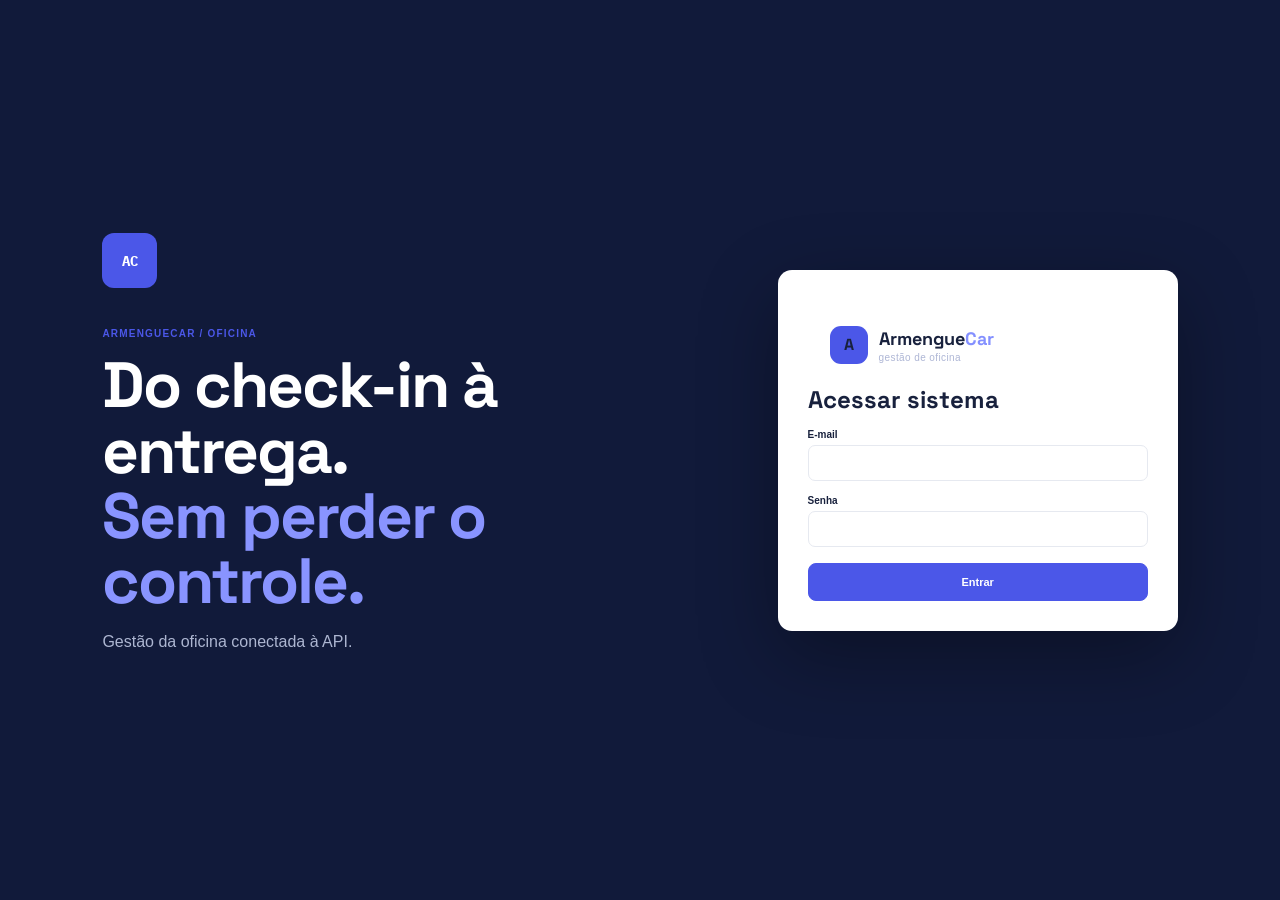
<file: Frontend/index.html>
<!doctype html>
<html lang="pt-BR">
<head>
  <meta charset="utf-8">
  <meta name="viewport" content="width=device-width, initial-scale=1">
  <title>ArmengueCar — Gestão de oficina</title>
  <link rel="preconnect" href="https://fonts.googleapis.com">
  <link rel="stylesheet" href="https://fonts.googleapis.com/css2?family=IBM+Plex+Mono:wght@400;500;600&family=IBM+Plex+Sans:wght@400;500;600;700&family=Space+Grotesk:wght@500;600;700&display=swap">
  <link rel="stylesheet" href="css/base.css">
  <link rel="stylesheet" href="css/layout.css">
  <link rel="stylesheet" href="css/components.css">
  <link rel="stylesheet" href="css/login.css">
  <link rel="stylesheet" href="css/responsive.css">
  <style>
    .integration-note { margin: 12px 0; padding: 12px; border-radius: 8px; background: #eef4ff; }
    .integration-error { color: #a21c24; white-space: pre-wrap; }
    .integration-form { display: grid; gap: 12px; max-width: 650px; }
    .integration-form label { display: grid; gap: 5px; }
    .integration-form input, .integration-form select, .integration-form textarea { width: 100%; padding: 9px; }
    .integration-actions { display: flex; gap: 8px; flex-wrap: wrap; margin: 10px 0; }
    .integration-content { padding: 24px; }
    .integration-head { display: flex; flex-wrap: wrap; justify-content: space-between; gap: 12px; align-items: center; margin-bottom: 22px; }
    .integration-nav { display: flex; gap: 8px; flex-wrap: wrap; margin-bottom: 24px; }
    .nav-item[aria-current="page"] { background: #242e57; color: #fff; box-shadow: inset 3px 0 var(--royal2); }
    .nav-item[hidden] { display: none; }
    .integration-form input:not([type=checkbox]), .integration-form select, .integration-form textarea { border: 1px solid var(--line); border-radius: 8px; background: white; }
    .integration-table { background: white; border: 1px solid var(--line); border-radius: 12px; }
    .sidebar { overflow-y: auto; }
    .integration-grid { display: grid; grid-template-columns: repeat(auto-fit, minmax(190px, 1fr)); gap: 14px; }
    .integration-card { padding: 18px; border: 1px solid #dce3ef; border-radius: 10px; background: white; margin-bottom: 12px; }
    .integration-card h2 { margin-bottom: 8px; }
    .integration-table { overflow-x: auto; }
    .kanban-board { display: grid; grid-template-columns: repeat(8, minmax(200px, 1fr)); gap: 12px; overflow-x: auto; padding-bottom: 14px; align-items: start; }
    .kanban-column { background: #edf1f7; border-radius: 10px; padding: 10px; min-height: 180px; }
    .kanban-column h3 { font-size: 14px; margin: 3px 0 12px; }
    .kanban-card-real { padding: 12px; border: 1px solid #dce3ef; border-radius: 8px; background: white; margin-bottom: 8px; overflow-wrap: anywhere; }
    .kanban-card-real p { margin: 5px 0; }
    .kanban-filter { margin: 10px 0 16px; max-width: 420px; width: 100%; padding: 10px; }
    table { width: 100%; border-collapse: collapse; }
    th, td { text-align: left; padding: 10px; border-bottom: 1px solid #e4e9f0; vertical-align: top; }
    button:disabled { opacity: .55; cursor: wait; }
  </style>
</head>
<body>
<div id="login" class="login-screen">
  <div class="login-copy"><div class="login-mark">AC</div><span class="eyebrow">ARMENGUECAR / OFICINA</span><h1>Do check-in à entrega.<br><em>Sem perder o controle.</em></h1><p>Gestão da oficina conectada à API.</p></div>
  <form id="loginForm" class="login-card">
    <div class="brand"><div class="brand-mark">A</div><div><strong>Armengue<span>Car</span></strong><small>gestão de oficina</small></div></div>
    <h2>Acessar sistema</h2>
    <label>E-mail<input id="email" type="email" autocomplete="username" required></label>
    <label>Senha<input id="password" type="password" autocomplete="current-password" required></label>
    <p id="loginError" class="integration-error" role="alert"></p>
    <button class="btn primary full" type="submit">Entrar</button>
  </form>
</div>
<div id="shell" class="app-shell hidden">
  <aside class="sidebar" id="sidebar">
    <div class="brand"><div class="brand-mark">A</div><div><strong>Armengue<span>Car</span></strong><small>gestão de oficina</small></div></div>
    <div class="role-card"><div class="avatar avatar-blue" id="roleAvatar">AC</div><div><strong id="currentUser"></strong></div></div>
    <nav class="nav" aria-label="Navegação principal">
      <button class="nav-item" data-view="portal" hidden><span>▱</span>Meus veículos</button>
      <button class="nav-item" data-view="dashboard"><span>▦</span>Visão geral</button>
      <button class="nav-item" data-view="kanban"><span>▤</span>Kanban</button>
      <button class="nav-item" data-view="orders"><span>▣</span>Ordens de serviço</button>
      <button class="nav-item" data-view="clients"><span>♙</span>Clientes</button>
      <button class="nav-item" data-view="vehicles"><span>▱</span>Veículos</button>
      <button class="nav-item" data-view="stock"><span>◫</span>Estoque</button>
      <button class="nav-item" data-view="notifications"><span>◌</span>Notificações</button>
      <button class="nav-item" data-view="users"><span>♙</span>Usuários</button>
    </nav>
    <div class="sidebar-bottom"><span class="status-dot">ArmengueCar</span><button class="logout" id="logoutBtn">↪ Sair</button></div>
  </aside>
  <main class="main"><header class="topbar"><button class="mobile-menu" id="mobileMenu" type="button" aria-label="Abrir menu" aria-expanded="false">☰</button><div class="breadcrumbs"><span>ArmengueCar</span><b>/</b><strong id="pageTitle">Visão geral</strong></div></header>
    <div class="content"><p id="error" class="integration-error" role="alert"></p><section id="app"></section></div>
  </main>
</div>
<script src="js/api-app.js?v=20261127b"></script>
</body>
</html>
</file>
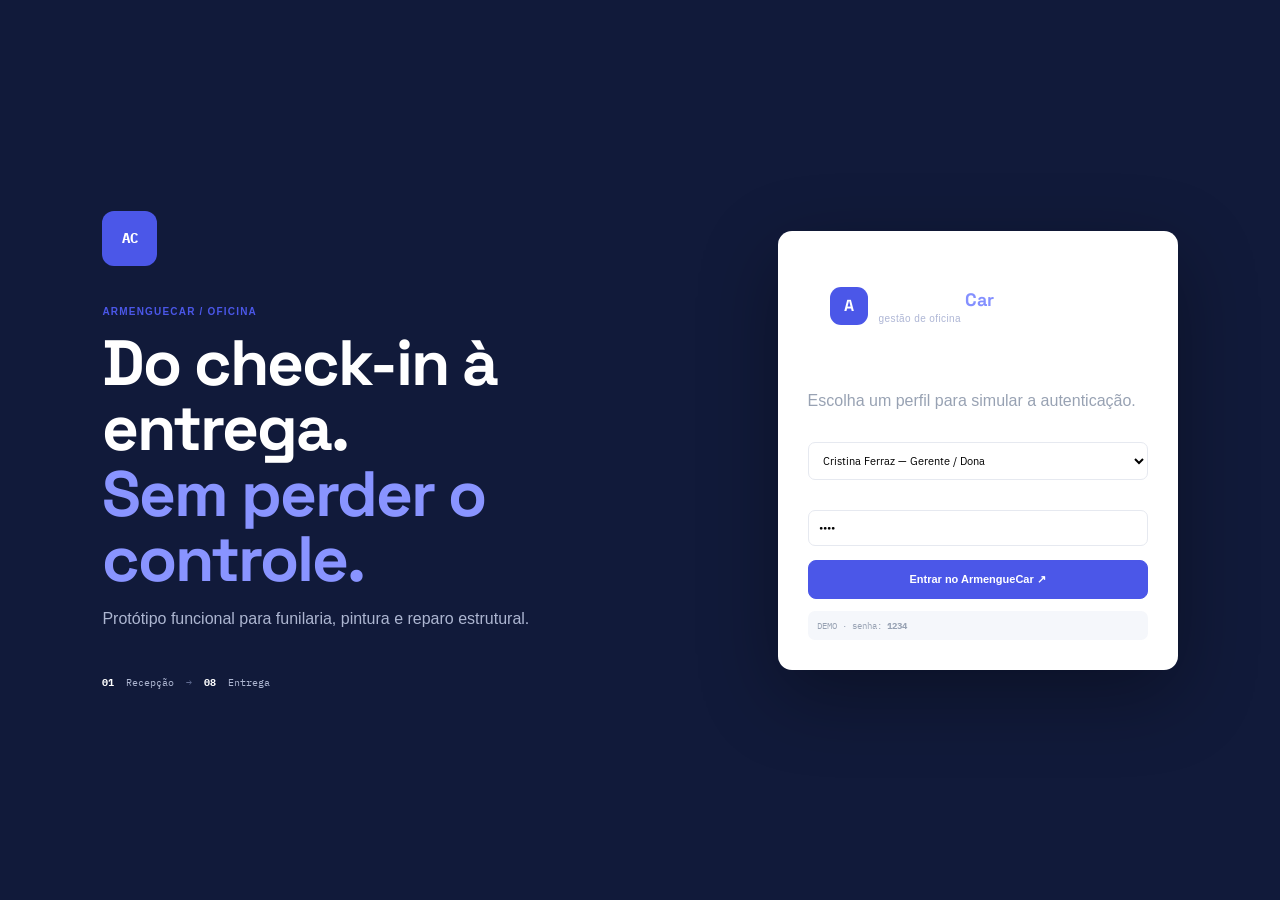
<file: Frontend/armenguecar-v2/index.html>
<!doctype html>
<html lang="pt-BR">
  <head>
    <meta charset="UTF-8" />
    <meta name="viewport" content="width=device-width,initial-scale=1" />
    <title>ArmengueCar — Gestão de Oficina</title>
    <link rel="preconnect" href="https://fonts.googleapis.com" />
    <link
      href="https://fonts.googleapis.com/css2?family=IBM+Plex+Mono:wght@400;500;600&family=IBM+Plex+Sans:wght@400;500;600;700&family=Space+Grotesk:wght@500;600;700&display=swap"
      rel="stylesheet"
    />
    <link rel="stylesheet" href="css/base.css" />
    <link rel="stylesheet" href="css/layout.css" />
    <link rel="stylesheet" href="css/components.css" />
    <link rel="stylesheet" href="css/login.css" />
    <link rel="stylesheet" href="css/responsive.css" />
  </head>
  <body>
    <div id="login" class="login-screen">
      <div class="login-copy">
        <div class="login-mark">AC</div>
        <span class="eyebrow">ARMENGUECAR / OFICINA</span>
        <h1>Do check-in à entrega.<br /><em>Sem perder o controle.</em></h1>
        <p>Protótipo funcional para funilaria, pintura e reparo estrutural.</p>
        <div class="login-flow"><b>01</b> Recepção <i>→</i><b>08</b> Entrega</div>
      </div>
      <form id="loginForm" class="login-card">
        <div class="brand">
          <div class="brand-mark">A</div>
          <div>
            <strong>Armengue<span>Car</span></strong
            ><small>gestão de oficina</small>
          </div>
        </div>
        <h2>Acessar sistema</h2>
        <p class="muted">Escolha um perfil para simular a autenticação.</p>
        <label
          >Perfil<select id="loginRole">
            <option value="gerente">Cristina Ferraz — Gerente / Dona</option>
            <option value="mecanico">Marcos Andrade — Mecânico / Funileiro</option>
            <option value="cliente">Eduardo Ramos — Cliente</option>
            <option value="admin">Paula Menezes — Administradora</option>
          </select></label
        ><label>Senha<input type="password" value="1234" /></label
        ><button class="btn primary full">Entrar no ArmengueCar ↗</button>
        <div class="demo-note">DEMO · senha: <b>1234</b></div>
      </form>
    </div>
    <div class="app-shell hidden" id="shell">
      <aside class="sidebar" id="sidebar">
        <div class="brand">
          <div class="brand-mark">A</div>
          <div>
            <strong>Armengue<span>Car</span></strong
            ><small>gestão de oficina</small>
          </div>
        </div>
        <div class="role-card">
          <div class="avatar avatar-blue" id="roleAvatar">CF</div>
          <div>
            <strong id="currentUserName">Cristina Ferraz</strong><span id="currentUserRole">Gerente / Dona</span>
          </div>
          <button class="icon-btn" id="roleBtn">↕</button>
        </div>
        <nav class="nav" id="nav">
          <button class="nav-item active" data-view="dashboard"><span>▦</span>Visão geral</button
          ><button class="nav-item" data-view="kanban"><span>▤</span>Kanban</button
          ><button class="nav-item" data-view="orders"><span>▣</span>Ordens de serviço</button
          ><button class="nav-item" data-view="clients"><span>♙</span>Clientes e veículos</button
          ><button class="nav-item" data-view="stock">
            <span>◫</span>Estoque <b class="nav-count" id="stockCount">0</b></button
          ><button class="nav-item" data-view="reports"><span>◒</span>Indicadores</button
          ><button class="nav-item" data-view="notifications">
            <span>◌</span>Notificações <b class="nav-count" id="notifCount">0</b></button
          ><button class="nav-item" data-view="portal"><span>▱</span>Portal do cliente</button>
          <div class="nav-sep"></div>
          <button class="nav-item" data-view="users" data-role="admin"><span>♙</span>Usuários</button
          ><button class="nav-item" data-view="audit" data-role="admin"><span>⌁</span>Auditoria</button
          ><button class="nav-item" data-view="settings"><span>⚙</span>Configurações</button>
        </nav>
        <div class="sidebar-bottom">
          <div class="status-dot"><i></i>Sistema operacional</div>
          <button class="logout" id="logoutBtn">↪ Sair</button>
        </div>
      </aside>
      <main class="main">
        <header class="topbar">
          <button class="mobile-menu" id="mobileMenu">☰</button>
          <div class="breadcrumbs"><span>ArmengueCar</span><b>/</b><strong id="pageTitle">Visão geral</strong></div>
          <div class="top-actions"><button class="top-icon" id="searchBtn">⌕</button></div>
        </header>
        <section class="content" id="app"></section>
      </main>
    </div>
    <div class="modal-backdrop hidden" id="modalBackdrop"><div class="modal" id="modal"></div></div>
    <div class="toast hidden" id="toast"></div>
    <script src="js/utils.js"></script>
    <script src="js/data.js"></script>
    <script src="js/state.js"></script>
    <script src="js/views.js"></script>
    <script src="js/order-detail.js"></script>
    <script src="js/modals.js"></script>
    <script src="js/actions.js"></script>
    <script src="js/main.js"></script>
  </body>
</html>
</file>
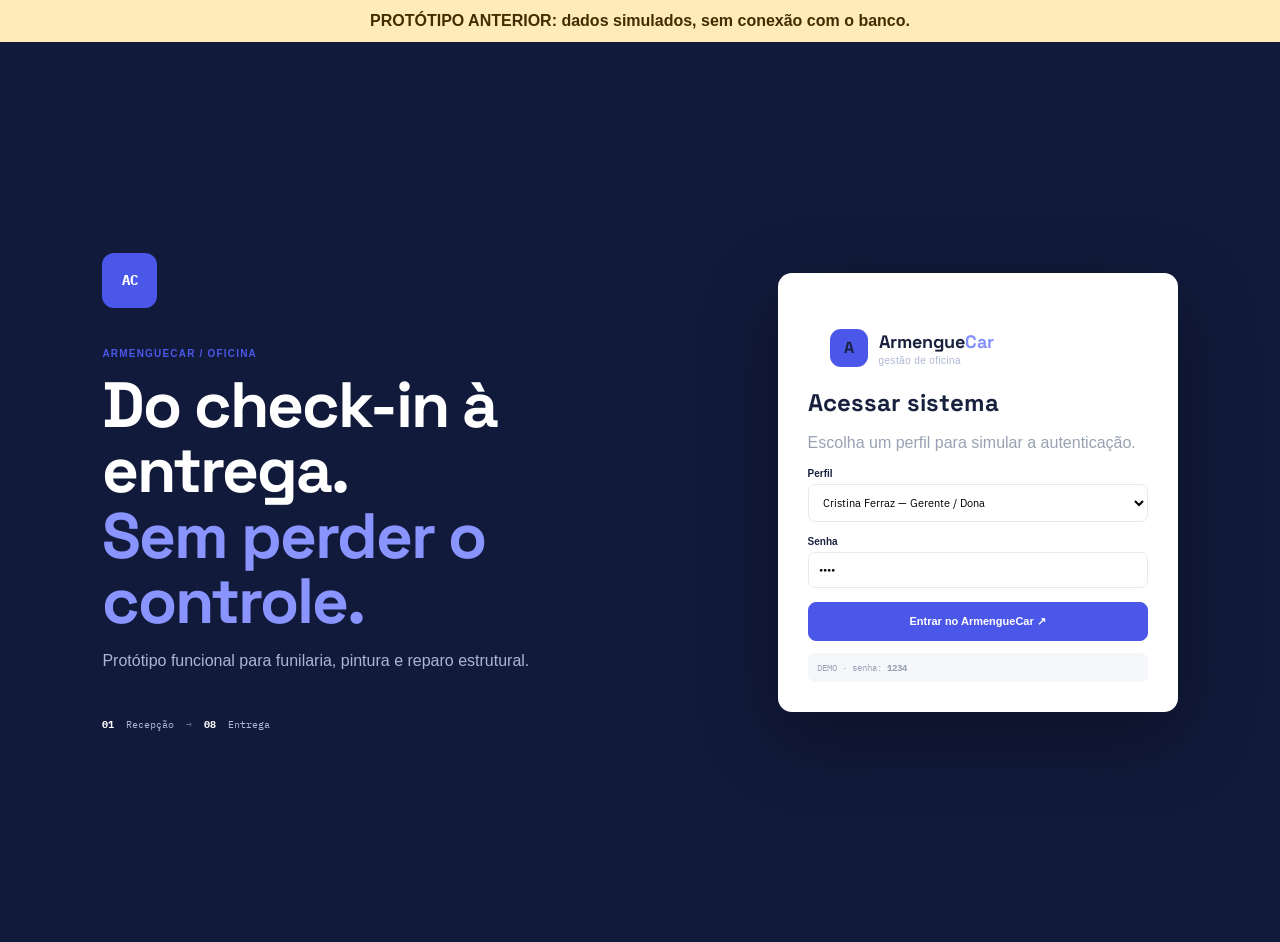
<file: Frontend/prototipo.html>
<!doctype html>
<html lang="pt-BR">
  <head>
    <meta charset="UTF-8" />
    <meta name="viewport" content="width=device-width,initial-scale=1" />
    <title>Protótipo anterior — dados simulados</title>
    <link rel="preconnect" href="https://fonts.googleapis.com" />
    <link
      href="https://fonts.googleapis.com/css2?family=IBM+Plex+Mono:wght@400;500;600&family=IBM+Plex+Sans:wght@400;500;600;700&family=Space+Grotesk:wght@500;600;700&display=swap"
      rel="stylesheet"
    />
    <link rel="stylesheet" href="css/base.css" />
    <link rel="stylesheet" href="css/layout.css" />
    <link rel="stylesheet" href="css/components.css" />
    <link rel="stylesheet" href="css/login.css" />
    <link rel="stylesheet" href="css/responsive.css" />
  </head>
  <body><div style="background:#ffebba;color:#402e00;padding:12px;text-align:center;font-weight:bold">PROTÓTIPO ANTERIOR: dados simulados, sem conexão com o banco.</div>
    <div id="login" class="login-screen">
      <div class="login-copy">
        <div class="login-mark">AC</div>
        <span class="eyebrow">ARMENGUECAR / OFICINA</span>
        <h1>Do check-in à entrega.<br /><em>Sem perder o controle.</em></h1>
        <p>Protótipo funcional para funilaria, pintura e reparo estrutural.</p>
        <div class="login-flow"><b>01</b> Recepção <i>→</i><b>08</b> Entrega</div>
      </div>
      <form id="loginForm" class="login-card">
        <div class="brand">
          <div class="brand-mark">A</div>
          <div>
            <strong>Armengue<span>Car</span></strong
            ><small>gestão de oficina</small>
          </div>
        </div>
        <h2>Acessar sistema</h2>
        <p class="muted">Escolha um perfil para simular a autenticação.</p>
        <label
          >Perfil<select id="loginRole">
            <option value="gerente">Cristina Ferraz — Gerente / Dona</option>
            <option value="mecanico">Marcos Andrade — Mecânico / Funileiro</option>
            <option value="cliente">Eduardo Ramos — Cliente</option>
            <option value="admin">Paula Menezes — Administradora</option>
          </select></label
        ><label>Senha<input type="password" value="1234" /></label
        ><button class="btn primary full">Entrar no ArmengueCar ↗</button>
        <div class="demo-note">DEMO · senha: <b>1234</b></div>
      </form>
    </div>
    <div class="app-shell hidden" id="shell">
      <aside class="sidebar" id="sidebar">
        <div class="brand">
          <div class="brand-mark">A</div>
          <div>
            <strong>Armengue<span>Car</span></strong
            ><small>gestão de oficina</small>
          </div>
        </div>
        <div class="role-card">
          <div class="avatar avatar-blue" id="roleAvatar">CF</div>
          <div>
            <strong id="currentUserName">Cristina Ferraz</strong><span id="currentUserRole">Gerente / Dona</span>
          </div>
          <button class="icon-btn" id="roleBtn">↕</button>
        </div>
        <nav class="nav" id="nav">
          <button class="nav-item active" data-view="dashboard"><span>▦</span>Visão geral</button
          ><button class="nav-item" data-view="kanban"><span>▤</span>Kanban</button
          ><button class="nav-item" data-view="orders"><span>▣</span>Ordens de serviço</button
          ><button class="nav-item" data-view="clients"><span>♙</span>Clientes e veículos</button
          ><button class="nav-item" data-view="stock">
            <span>◫</span>Estoque <b class="nav-count" id="stockCount">0</b></button
          ><button class="nav-item" data-view="reports"><span>◒</span>Indicadores</button
          ><button class="nav-item" data-view="notifications">
            <span>◌</span>Notificações <b class="nav-count" id="notifCount">0</b></button
          ><button class="nav-item" data-view="portal"><span>▱</span>Portal do cliente</button>
          <div class="nav-sep"></div>
          <button class="nav-item" data-view="users" data-role="admin"><span>♙</span>Usuários</button
          ><button class="nav-item" data-view="audit" data-role="admin"><span>⌁</span>Auditoria</button
          ><button class="nav-item" data-view="settings"><span>⚙</span>Configurações</button>
        </nav>
        <div class="sidebar-bottom">
          <div class="status-dot"><i></i>Sistema operacional</div>
          <button class="logout" id="logoutBtn">↪ Sair</button>
        </div>
      </aside>
      <main class="main">
        <header class="topbar">
          <button class="mobile-menu" id="mobileMenu">☰</button>
          <div class="breadcrumbs"><span>ArmengueCar</span><b>/</b><strong id="pageTitle">Visão geral</strong></div>
          <div class="top-actions"><button class="top-icon" id="searchBtn">⌕</button></div>
        </header>
        <section class="content" id="app"></section>
      </main>
    </div>
    <div class="modal-backdrop hidden" id="modalBackdrop"><div class="modal" id="modal"></div></div>
    <div class="toast hidden" id="toast"></div>
    <script src="js/utils.js"></script>
    <script src="js/data.js"></script>
    <script src="js/state.js"></script>
    <script src="js/views.js"></script>
    <script src="js/order-detail.js"></script>
    <script src="js/modals.js"></script>
    <script src="js/actions.js"></script>
    <script src="js/main.js"></script>
  </body>
</html>
</file>
<file: Frontend/css/base.css>
/* ===== Variáveis globais ===== */
:root {
  --navy: #111a3a;
  --royal: #4b57e8;
  --royal2: #6873ff;
  --ice: #f5f7fb;
  --ink: #18213d;
  --slate: #667085;
  --muted: #98a2b3;
  --line: #e6e9f0;
  --green: #168a5b;
  --green-bg: #eaf8f1;
  --amber: #b36a00;
  --amber-bg: #fff5df;
  --red: #c83f55;
  --red-bg: #fff0f2;
  --cyan: #087f9f;
  --cyan-bg: #eaf8fc;
  --shadow: 0 14px 40px rgba(22, 32, 72, .08);
}

/* ===== Reset básico ===== */
* {
  box-sizing: border-box;
}

html, body {
  margin: 0;
  min-height: 100%;
  font-family: "DM Sans", sans-serif;
  color: var(--ink);
  background: var(--ice);
}

button, input, select, textarea {
  font: inherit;
}

button {
  cursor: pointer;
}

/* ===== Utilitários ===== */
.muted {
  color: var(--muted);
}

.hidden {
  display: none !important;
}

.full {
  width: 100%;
}
</file>
<file: Frontend/css/layout.css>
/* ===== Estrutura geral do app ===== */
.app-shell {
  display: flex;
  min-height: 100vh;
}

/* ===== Sidebar ===== */
.sidebar {
  width: 254px;
  background: var(--navy);
  color: #fff;
  display: flex;
  flex-direction: column;
  position: fixed;
  inset: 0 auto 0 0;
  z-index: 20;
}

.brand {
  display: flex;
  align-items: center;
  gap: 11px;
  padding: 26px 22px 20px;
}
.brand-mark {
  width: 38px;
  height: 38px;
  border-radius: 11px;
  background: var(--royal);
  display: grid;
  place-items: center;
  font-family: "Space Grotesk";
  font-weight: 700;
}
.brand strong {
  display: block;
  font-family: "Space Grotesk";
  font-size: 18px;
}
.brand strong span {
  color: #8490ff;
}
.brand small {
  display: block;
  color: #aeb6d5;
  font-size: 10px;
  margin-top: 2px;
  letter-spacing: .04em;
}

.role-card {
  margin: 10px 14px 20px;
  padding: 12px;
  border: 1px solid rgba(255, 255, 255, .11);
  background: rgba(255, 255, 255, .05);
  border-radius: 12px;
  display: flex;
  align-items: center;
  gap: 10px;
}
.role-card > div:nth-child(2) {
  min-width: 0;
  flex: 1;
}
.role-card strong, .role-card span {
  display: block;
  white-space: nowrap;
  overflow: hidden;
  text-overflow: ellipsis;
}
.role-card strong {
  font-size: 12px;
}
.role-card span {
  font-size: 10px;
  color: #aeb6d5;
  margin-top: 2px;
}
.icon-btn {
  background: transparent;
  border: 0;
  color: #b9c2e7;
}

.avatar {
  width: 32px;
  height: 32px;
  border-radius: 50%;
  display: grid;
  place-items: center;
  font-size: 10px;
  font-weight: 700;
  flex: none;
}
.avatar-blue { background: #e4e8ff; color: #4450db; }
.avatar-green { background: #dff6eb; color: #168a5b; }
.avatar-orange { background: #fff0d5; color: #a76100; }
.avatar-purple { background: #eee8ff; color: #6b45c8; }

.nav {
  padding: 0 12px;
}
.nav-item {
  width: 100%;
  border: 0;
  background: transparent;
  color: #b7c0de;
  padding: 11px 12px;
  border-radius: 9px;
  text-align: left;
  display: flex;
  align-items: center;
  gap: 11px;
  font-size: 12px;
  margin-bottom: 3px;
}
.nav-item span {
  width: 18px;
  text-align: center;
  font-size: 16px;
}
.nav-item:hover, .nav-item.active {
  background: #242e57;
  color: #fff;
}
.nav-item.active {
  box-shadow: inset 3px 0 var(--royal2);
}
.nav-count {
  margin-left: auto;
  background: #f3b64a;
  color: #30210a;
  border-radius: 10px;
  padding: 2px 6px;
  font-size: 9px;
}
.nav-sep {
  height: 1px;
  background: rgba(255, 255, 255, .1);
  margin: 13px 8px;
}

.sidebar-bottom {
  margin-top: auto;
  padding: 16px;
  border-top: 1px solid rgba(255, 255, 255, .09);
  display: flex;
  justify-content: space-between;
  align-items: center;
}
.status-dot {
  font-size: 9px;
  color: #aeb6d5;
}
.status-dot i {
  display: inline-block;
  width: 6px;
  height: 6px;
  background: #2ed18c;
  border-radius: 50%;
  margin-right: 5px;
}
.logout {
  border: 0;
  background: transparent;
  color: #aeb6d5;
  font-size: 10px;
}

/* ===== Área principal ===== */
.main {
  margin-left: 254px;
  min-width: 0;
  flex: 1;
}
.topbar {
  height: 68px;
  background: #fff;
  border-bottom: 1px solid var(--line);
  display: flex;
  align-items: center;
  justify-content: space-between;
  padding: 0 34px;
  position: sticky;
  top: 0;
  z-index: 10;
}
.breadcrumbs {
  display: flex;
  gap: 9px;
  align-items: center;
  font-size: 12px;
}
.breadcrumbs span { color: var(--muted); }
.breadcrumbs b { color: #c5cad5; }
.top-actions {
  display: flex;
  align-items: center;
  gap: 12px;
}
.top-icon {
  width: 32px;
  height: 32px;
  border: 1px solid var(--line);
  border-radius: 8px;
  background: #fff;
  color: var(--slate);
  position: relative;
}
.mobile-menu {
  display: none;
  border: 0;
  background: transparent;
  font-size: 22px;
}

.content {
  padding: 30px 34px 50px;
  max-width: 1500px;
  margin: auto;
}

.page-head {
  display: flex;
  justify-content: space-between;
  align-items: flex-start;
  gap: 20px;
  margin-bottom: 26px;
}
.eyebrow {
  font-size: 10px;
  text-transform: uppercase;
  letter-spacing: .12em;
  color: var(--royal);
  font-weight: 700;
}
.page-head h1 {
  font: 700 27px "Space Grotesk";
  margin: 6px 0;
}
.page-head p {
  margin: 0;
  color: var(--slate);
  font-size: 12px;
}
.actions {
  display: flex;
  gap: 8px;
  flex-wrap: wrap;
}

.grid-2 {
  display: grid;
  grid-template-columns: 1.45fr .85fr;
  gap: 16px;
}
</file>
<file: Frontend/css/components.css>
/* ===== Botões ===== */
.btn {
  border: 1px solid var(--line);
  background: #fff;
  border-radius: 8px;
  padding: 9px 13px;
  font-size: 11px;
  font-weight: 700;
  color: var(--ink);
}
.btn:hover { border-color: #c8cce0; }
.btn.primary { background: var(--royal); border-color: var(--royal); color: #fff; }
.btn.success { background: var(--green); border-color: var(--green); color: #fff; }
.btn.danger { background: var(--red-bg); border-color: #ffd1d8; color: var(--red); }
.btn.sm { padding: 7px 9px; font-size: 10px; }

/* ===== Cards e KPIs ===== */
.kpis {
  display: grid;
  grid-template-columns: repeat(4, 1fr);
  gap: 14px;
  margin-bottom: 18px;
}
.card {
  background: #fff;
  border: 1px solid var(--line);
  border-radius: 12px;
  box-shadow: 0 3px 12px rgba(20, 30, 70, .025);
}
.kpi { padding: 18px; }
.kpi-top {
  display: flex;
  justify-content: space-between;
  color: var(--slate);
  font-size: 10px;
}
.kpi strong {
  display: block;
  font: 700 24px "Space Grotesk";
  margin: 12px 0 3px;
}
.trend { font-size: 9px; color: var(--green); }
.kpi-click { cursor: pointer; transition: .15s; }
.kpi-click:hover { box-shadow: var(--shadow); transform: translateY(-1px); }

.card-head {
  padding: 16px 18px;
  border-bottom: 1px solid var(--line);
  display: flex;
  justify-content: space-between;
  align-items: center;
}
.card-head h2 { font: 600 14px "Space Grotesk"; margin: 0; }
.card-head small { font-size: 9px; color: var(--slate); }
.card-body { padding: 18px; }

/* ===== Fluxo operacional (dashboard) ===== */
.status-strip {
  display: grid;
  grid-template-columns: repeat(8, minmax(120px, 1fr));
  gap: 8px;
  overflow: auto;
}
.status-chip {
  padding: 10px;
  border: 1px solid var(--line);
  border-radius: 9px;
  background: #fff;
  min-width: 125px;
}
.status-chip b { font: 700 18px "Space Grotesk"; display: block; }
.status-chip span { font-size: 9px; color: var(--slate); display: block; margin-top: 2px; }
.status-chip .bar { height: 3px; background: #e8ebf2; margin-top: 9px; border-radius: 5px; overflow: hidden; }
.status-chip .bar i { display: block; height: 100%; background: var(--royal); width: 60%; }

.list { display: flex; flex-direction: column; }
.list-row {
  display: grid;
  grid-template-columns: 1fr auto;
  gap: 10px;
  padding: 12px 0;
  border-bottom: 1px solid var(--line);
  align-items: center;
}
.list-row:last-child { border-bottom: 0; }
.list-main { display: flex; gap: 10px; align-items: center; }
.car-thumb {
  width: 42px;
  height: 34px;
  border-radius: 8px;
  background: #eef0f5;
  display: grid;
  place-items: center;
  font-size: 17px;
}
.list-row strong { font-size: 11px; }
.list-row span { font-size: 9px; color: var(--slate); display: block; margin-top: 2px; }

/* ===== Badges ===== */
.badge {
  display: inline-flex;
  align-items: center;
  border-radius: 20px;
  padding: 4px 8px;
  font-size: 8px;
  font-weight: 700;
}
.badge.blue { background: #eceeff; color: #4854df; }
.badge.green { background: var(--green-bg); color: var(--green); }
.badge.amber { background: var(--amber-bg); color: var(--amber); }
.badge.red { background: var(--red-bg); color: var(--red); }
.badge.gray { background: #f0f2f5; color: #687385; }
.badge.cyan { background: var(--cyan-bg); color: var(--cyan); }

/* ===== Tabelas ===== */
.table-wrap { overflow: auto; }
.data-table { width: 100%; border-collapse: collapse; }
.data-table th, .data-table td {
  text-align: left;
  padding: 12px 14px;
  border-bottom: 1px solid var(--line);
  font-size: 10px;
  white-space: nowrap;
}
.data-table th {
  font-size: 9px;
  text-transform: uppercase;
  letter-spacing: .07em;
  color: var(--muted);
  font-weight: 700;
  background: #fbfcfe;
}
.data-table tr:hover td { background: #fafbff; }

/* ===== Kanban ===== */
.kanban {
  display: grid;
  grid-template-columns: repeat(8, minmax(210px, 1fr));
  gap: 10px;
  overflow: auto;
  padding-bottom: 10px;
}
.kanban-col {
  background: #eef1f6;
  border-radius: 10px;
  padding: 9px;
  min-height: 500px;
}
.kanban-title {
  display: flex;
  justify-content: space-between;
  align-items: center;
  padding: 5px 4px 10px;
}
.kanban-title strong { font-size: 10px; }
.kanban-title span { font-size: 9px; color: var(--slate); }
.kanban-card {
  background: #fff;
  border: 1px solid var(--line);
  border-radius: 9px;
  padding: 11px;
  margin-bottom: 8px;
  box-shadow: 0 2px 5px rgba(30, 40, 80, .03);
}
.kanban-card:hover { box-shadow: var(--shadow); transform: translateY(-1px); }
.kanban-card .tag { font-size: 8px; color: var(--royal); font-weight: 700; }
.kanban-card h4 { font-size: 11px; margin: 7px 0 3px; }
.kanban-card p { font-size: 9px; color: var(--slate); margin: 0 0 10px; }
.kanban-foot { display: flex; justify-content: space-between; align-items: center; }
.mini-avatar {
  width: 22px;
  height: 22px;
  border-radius: 50%;
  display: grid;
  place-items: center;
  font-size: 7px;
  font-weight: 700;
  background: #e9ecff;
  color: #4b57e8;
}

/* ===== Filtros e campos ===== */
.filters { display: flex; gap: 8px; flex-wrap: wrap; margin-bottom: 16px; }
.field {
  height: 34px;
  border: 1px solid var(--line);
  background: #fff;
  border-radius: 8px;
  padding: 0 10px;
  font-size: 10px;
  color: var(--slate);
  outline: none;
}

/* ===== Estoque / progresso ===== */
.stock-low { color: var(--red); font-weight: 700; }
.stock-ok { color: var(--green); font-weight: 700; }
.progress {
  height: 6px;
  background: #edf0f5;
  border-radius: 9px;
  overflow: hidden;
  min-width: 80px;
}
.progress i { height: 100%; display: block; background: var(--royal); }

/* ===== Indicadores (relatórios) ===== */
.mini-bars { display: flex; align-items: end; gap: 10px; height: 180px; }
.mini-bars > div { flex: 1; text-align: center; font: 8px 'IBM Plex Mono'; color: var(--muted); }
.mini-bars i {
  display: block;
  background: var(--royal);
  width: 70%;
  margin: 0 auto 5px;
  border-radius: 4px 4px 0 0;
}

/* ===== Notificações ===== */
.notification {
  padding: 13px 0;
  border-bottom: 1px solid var(--line);
  display: flex;
  gap: 11px;
}
.notification:last-child { border-bottom: 0; }
.n-dot { width: 8px; height: 8px; border-radius: 50%; margin-top: 4px; background: var(--royal); }
.notification h4 { font-size: 10px; margin: 0 0 4px; }
.notification p { font-size: 9px; color: var(--slate); margin: 0; }
.notification time { font-size: 8px; color: var(--muted); }
.notification-click { cursor: pointer; border-radius: 9px; transition: .15s; }
.notification-click:hover { background: #fafbff; }

/* ===== Estado vazio ===== */
.empty { padding: 50px 20px; text-align: center; color: var(--slate); }
.empty strong { display: block; color: var(--ink); margin-bottom: 5px; }

/* ===== Modais ===== */
.modal-backdrop {
  position: fixed;
  inset: 0;
  background: rgba(10, 17, 39, .48);
  z-index: 50;
  display: grid;
  place-items: center;
  padding: 20px;
}
.modal {
  background: #fff;
  border-radius: 14px;
  width: min(700px, 100%);
  max-height: 90vh;
  overflow: auto;
  box-shadow: 0 30px 80px rgba(0, 0, 0, .25);
}
.modal-head {
  padding: 18px 20px;
  border-bottom: 1px solid var(--line);
  display: flex;
  justify-content: space-between;
}
.modal-head h2 { font: 600 17px "Space Grotesk"; margin: 0; }
.modal-close { border: 0; background: #f1f3f7; width: 28px; height: 28px; border-radius: 7px; }
.modal-body { padding: 20px; }
.form-grid { display: grid; grid-template-columns: 1fr 1fr; gap: 12px; }
.form-field label { display: block; font-size: 9px; color: var(--slate); margin-bottom: 5px; }
.form-field input, .form-field select, .form-field textarea {
  width: 100%;
  border: 1px solid var(--line);
  border-radius: 8px;
  padding: 9px;
  font-size: 10px;
  outline: none;
}
.form-field textarea { min-height: 90px; resize: vertical; }
.form-field small { display: block; margin-top: 5px; font-size: 9px; }
.form-full { grid-column: 1 / -1; }
.modal-actions { display: flex; justify-content: flex-end; gap: 8px; margin-top: 18px; }
.toast {
  position: fixed;
  right: 24px;
  bottom: 24px;
  background: var(--navy);
  color: #fff;
  padding: 12px 16px;
  border-radius: 9px;
  font-size: 10px;
  z-index: 70;
  box-shadow: var(--shadow);
}

/* ===== Detalhe da OS ===== */
.detail-grid { display: grid; grid-template-columns: 1.3fr .7fr; gap: 16px; }
.detail-actions { display: flex; gap: 8px; flex-wrap: wrap; margin-top: 12px; }
.timeline { position: relative; }
.timeline-item { display: flex; gap: 12px; padding: 0 0 18px; }
.timeline-dot {
  width: 12px;
  height: 12px;
  border-radius: 50%;
  background: var(--royal);
  border: 3px solid #e7e9ff;
  flex: none;
  margin-top: 3px;
}
.timeline-item strong { font-size: 10px; }
.timeline-item p { font-size: 9px; color: var(--slate); margin: 3px 0 0; }

.check { display: flex; align-items: center; gap: 8px; padding: 10px 0; border-bottom: 1px solid var(--line); font-size: 10px; }
.check input { accent-color: var(--royal); }
.checklist { display: grid; gap: 8px; }
.check-row {
  display: flex;
  gap: 8px;
  align-items: center;
  border: 1px solid var(--line);
  border-radius: 7px;
  padding: 10px;
  font-size: 10px;
}
.check-row input { accent-color: var(--royal); }

.evidence-grid { display: grid; grid-template-columns: repeat(3, 1fr); gap: 8px; }
.evidence-photo {
  height: 110px;
  border-radius: 8px;
  border: 1px solid var(--line);
  background: linear-gradient(135deg, #dfe4ef, #f9fafc);
  display: grid;
  place-items: center;
  font: 9px 'IBM Plex Mono';
  color: #79839a;
}
.evidence-add {
  cursor: pointer;
  border: 1px dashed #c8cce0;
  color: var(--slate);
  font: 9px 'IBM Plex Mono';
  text-align: center;
  transition: .15s;
}
.evidence-add:hover { border-color: var(--royal); color: var(--royal); background: #fafbff; }

.rule-box {
  background: #fafbfe;
  border: 1px dashed #cbd1df;
  padding: 11px;
  border-radius: 8px;
  font-size: 10px;
  margin: 7px 0;
}
.rule-box b { display: block; font-size: 9px; margin-bottom: 3px; }

/* ===== Portal do cliente ===== */
.portal-track { display: grid; grid-template-columns: repeat(8, 1fr); gap: 3px; }
.portal-step { text-align: center; font-size: 8px; color: #8b93a5; }
.portal-step i { height: 5px; background: #e3e7ef; display: block; margin-bottom: 6px; border-radius: 3px; }
.portal-step.done i, .portal-step.current i { background: var(--royal); }

/* ===== Usuários / permissões ===== */
.permission-grid { display: grid; grid-template-columns: 1fr 1fr; gap: 8px; }
.perm-head { display: flex; align-items: center; gap: 12px; margin-bottom: 6px; }
.perm-head strong { display: block; font-size: 12px; }
.perm-head span { font-size: 10px; }
.row-actions { display: flex; gap: 6px; flex-wrap: wrap; }
</file>
<file: Frontend/css/login.css>
.login-screen {
  min-height: 100vh;
  background: var(--navy);
  display: grid;
  grid-template-columns: 1.2fr .8fr;
  gap: 7%;
  align-items: center;
  padding: 5% 8%;
  color: #fff;
}
.login-copy h1 {
  font: 700 clamp(38px, 5vw, 65px) 'Space Grotesk';
  line-height: 1.02;
  letter-spacing: -2px;
  margin: 12px 0 18px;
}
.login-copy h1 em { color: #8994ff; font-style: normal; }
.login-copy p { color: #adb6d1; max-width: 480px; }
.login-mark {
  width: 55px;
  height: 55px;
  display: grid;
  place-items: center;
  background: var(--royal);
  border-radius: 12px;
  font: 700 14px 'IBM Plex Mono';
  margin-bottom: 35px;
}
.login-flow {
  margin-top: 48px;
  font: 10px 'IBM Plex Mono';
  color: #adb6d1;
  display: flex;
  gap: 12px;
}
.login-flow b { color: #fff; }
.login-flow i { color: #606b91; }

.login-card {
  background: #fff;
  color: var(--ink);
  padding: 30px;
  border-radius: 14px;
  max-width: 450px;
  width: 100%;
  box-shadow: 0 25px 80px #0005;
}
.login-card h2 { font: 700 24px 'Space Grotesk'; margin: 0 0 5px; }
.login-card label { display: grid; gap: 5px; margin: 14px 0; font-size: 10px; font-weight: 600; }
.login-card input, .login-card select {
  border: 1px solid var(--line);
  border-radius: 7px;
  padding: 10px;
  font: 11px 'IBM Plex Sans';
  background: #fff;
}
.login-card .full { width: 100%; padding: 12px; }

.demo-note {
  margin-top: 12px;
  background: var(--ice);
  padding: 9px;
  border-radius: 7px;
  font: 9px 'IBM Plex Mono';
  color: var(--muted);
}
</file>
<file: Frontend/css/responsive.css>
@media (max-width: 1100px) {
  .sidebar { width: 220px; }
  .main { margin-left: 220px; }
  .kpis { grid-template-columns: repeat(2, 1fr); }
  .status-strip { grid-template-columns: repeat(4, 1fr); }
  .grid-2, .detail-grid { grid-template-columns: 1fr; }
}

@media (max-width: 760px) {
  .sidebar { transform: translateX(-100%); transition: .2s; width: 260px; }
  .sidebar.open { transform: none; }
  .main { margin-left: 0; }
  .topbar { padding: 0 16px; }
  .mobile-menu { display: block; }
  .content { padding: 22px 16px 40px; }
  .kpis { grid-template-columns: 1fr 1fr; }
  .page-head { display: block; }
  .actions { margin-top: 14px; }
  .status-strip { grid-template-columns: repeat(2, 1fr); }
  .form-grid { grid-template-columns: 1fr; }
  .form-full { grid-column: auto; }
}

@media (max-width: 480px) {
  .kpis { grid-template-columns: 1fr; }
  .content { padding: 18px 12px; }
  .page-head h1 { font-size: 23px; }
  .permission-grid { grid-template-columns: 1fr; }
}

@media (max-width: 850px) {
  .login-screen { grid-template-columns: 1fr; padding: 25px; }
  .login-copy { display: none; }
  .sidebar { z-index: 40; }
  .content { padding: 18px 14px; }
  .evidence-grid { grid-template-columns: 1fr 1fr; }
  .portal-track { overflow: auto; grid-template-columns: repeat(8, 95px); }
}
</file>
<file: Frontend/armenguecar-v2/css/base.css>
/* ===== Variáveis globais ===== */
:root {
  --navy: #111a3a;
  --royal: #4b57e8;
  --royal2: #6873ff;
  --ice: #f5f7fb;
  --ink: #18213d;
  --slate: #667085;
  --muted: #98a2b3;
  --line: #e6e9f0;
  --green: #168a5b;
  --green-bg: #eaf8f1;
  --amber: #b36a00;
  --amber-bg: #fff5df;
  --red: #c83f55;
  --red-bg: #fff0f2;
  --cyan: #087f9f;
  --cyan-bg: #eaf8fc;
  --shadow: 0 14px 40px rgba(22, 32, 72, .08);
}

/* ===== Reset básico ===== */
* {
  box-sizing: border-box;
}

html, body {
  margin: 0;
  min-height: 100%;
  font-family: "DM Sans", sans-serif;
  color: var(--ink);
  background: var(--ice);
}

button, input, select, textarea {
  font: inherit;
}

button {
  cursor: pointer;
}

/* ===== Utilitários ===== */
.muted {
  color: var(--muted);
}

.hidden {
  display: none !important;
}

.full {
  width: 100%;
}
</file>
<file: Frontend/armenguecar-v2/css/layout.css>
/* ===== Estrutura geral do app ===== */
.app-shell {
  display: flex;
  min-height: 100vh;
}

/* ===== Sidebar ===== */
.sidebar {
  width: 254px;
  background: var(--navy);
  color: #fff;
  display: flex;
  flex-direction: column;
  position: fixed;
  inset: 0 auto 0 0;
  z-index: 20;
}

.brand {
  display: flex;
  align-items: center;
  gap: 11px;
  padding: 26px 22px 20px;
}
.brand-mark {
  width: 38px;
  height: 38px;
  border-radius: 11px;
  background: var(--royal);
  display: grid;
  place-items: center;
  font-family: "Space Grotesk";
  font-weight: 700;
}
.brand strong {
  display: block;
  font-family: "Space Grotesk";
  font-size: 18px;
}
.brand strong span {
  color: #8490ff;
}
.brand small {
  display: block;
  color: #aeb6d5;
  font-size: 10px;
  margin-top: 2px;
  letter-spacing: .04em;
}

.role-card {
  margin: 10px 14px 20px;
  padding: 12px;
  border: 1px solid rgba(255, 255, 255, .11);
  background: rgba(255, 255, 255, .05);
  border-radius: 12px;
  display: flex;
  align-items: center;
  gap: 10px;
}
.role-card > div:nth-child(2) {
  min-width: 0;
  flex: 1;
}
.role-card strong, .role-card span {
  display: block;
  white-space: nowrap;
  overflow: hidden;
  text-overflow: ellipsis;
}
.role-card strong {
  font-size: 12px;
}
.role-card span {
  font-size: 10px;
  color: #aeb6d5;
  margin-top: 2px;
}
.icon-btn {
  background: transparent;
  border: 0;
  color: #b9c2e7;
}

.avatar {
  width: 32px;
  height: 32px;
  border-radius: 50%;
  display: grid;
  place-items: center;
  font-size: 10px;
  font-weight: 700;
  flex: none;
}
.avatar-blue { background: #e4e8ff; color: #4450db; }
.avatar-green { background: #dff6eb; color: #168a5b; }
.avatar-orange { background: #fff0d5; color: #a76100; }
.avatar-purple { background: #eee8ff; color: #6b45c8; }

.nav {
  padding: 0 12px;
}
.nav-item {
  width: 100%;
  border: 0;
  background: transparent;
  color: #b7c0de;
  padding: 11px 12px;
  border-radius: 9px;
  text-align: left;
  display: flex;
  align-items: center;
  gap: 11px;
  font-size: 12px;
  margin-bottom: 3px;
}
.nav-item span {
  width: 18px;
  text-align: center;
  font-size: 16px;
}
.nav-item:hover, .nav-item.active {
  background: #242e57;
  color: #fff;
}
.nav-item.active {
  box-shadow: inset 3px 0 var(--royal2);
}
.nav-count {
  margin-left: auto;
  background: #f3b64a;
  color: #30210a;
  border-radius: 10px;
  padding: 2px 6px;
  font-size: 9px;
}
.nav-sep {
  height: 1px;
  background: rgba(255, 255, 255, .1);
  margin: 13px 8px;
}

.sidebar-bottom {
  margin-top: auto;
  padding: 16px;
  border-top: 1px solid rgba(255, 255, 255, .09);
  display: flex;
  justify-content: space-between;
  align-items: center;
}
.status-dot {
  font-size: 9px;
  color: #aeb6d5;
}
.status-dot i {
  display: inline-block;
  width: 6px;
  height: 6px;
  background: #2ed18c;
  border-radius: 50%;
  margin-right: 5px;
}
.logout {
  border: 0;
  background: transparent;
  color: #aeb6d5;
  font-size: 10px;
}

/* ===== Área principal ===== */
.main {
  margin-left: 254px;
  min-width: 0;
  flex: 1;
}
.topbar {
  height: 68px;
  background: #fff;
  border-bottom: 1px solid var(--line);
  display: flex;
  align-items: center;
  justify-content: space-between;
  padding: 0 34px;
  position: sticky;
  top: 0;
  z-index: 10;
}
.breadcrumbs {
  display: flex;
  gap: 9px;
  align-items: center;
  font-size: 12px;
}
.breadcrumbs span { color: var(--muted); }
.breadcrumbs b { color: #c5cad5; }
.top-actions {
  display: flex;
  align-items: center;
  gap: 12px;
}
.top-icon {
  width: 32px;
  height: 32px;
  border: 1px solid var(--line);
  border-radius: 8px;
  background: #fff;
  color: var(--slate);
  position: relative;
}
.mobile-menu {
  display: none;
  border: 0;
  background: transparent;
  font-size: 22px;
}

.content {
  padding: 30px 34px 50px;
  max-width: 1500px;
  margin: auto;
}

.page-head {
  display: flex;
  justify-content: space-between;
  align-items: flex-start;
  gap: 20px;
  margin-bottom: 26px;
}
.eyebrow {
  font-size: 10px;
  text-transform: uppercase;
  letter-spacing: .12em;
  color: var(--royal);
  font-weight: 700;
}
.page-head h1 {
  font: 700 27px "Space Grotesk";
  margin: 6px 0;
}
.page-head p {
  margin: 0;
  color: var(--slate);
  font-size: 12px;
}
.actions {
  display: flex;
  gap: 8px;
  flex-wrap: wrap;
}

.grid-2 {
  display: grid;
  grid-template-columns: 1.45fr .85fr;
  gap: 16px;
}
</file>
<file: Frontend/armenguecar-v2/css/components.css>
/* ===== Botões ===== */
.btn {
  border: 1px solid var(--line);
  background: #fff;
  border-radius: 8px;
  padding: 9px 13px;
  font-size: 11px;
  font-weight: 700;
  color: var(--ink);
}
.btn:hover { border-color: #c8cce0; }
.btn.primary { background: var(--royal); border-color: var(--royal); color: #fff; }
.btn.success { background: var(--green); border-color: var(--green); color: #fff; }
.btn.danger { background: var(--red-bg); border-color: #ffd1d8; color: var(--red); }
.btn.sm { padding: 7px 9px; font-size: 10px; }

/* ===== Cards e KPIs ===== */
.kpis {
  display: grid;
  grid-template-columns: repeat(4, 1fr);
  gap: 14px;
  margin-bottom: 18px;
}
.card {
  background: #fff;
  border: 1px solid var(--line);
  border-radius: 12px;
  box-shadow: 0 3px 12px rgba(20, 30, 70, .025);
}
.kpi { padding: 18px; }
.kpi-top {
  display: flex;
  justify-content: space-between;
  color: var(--slate);
  font-size: 10px;
}
.kpi strong {
  display: block;
  font: 700 24px "Space Grotesk";
  margin: 12px 0 3px;
}
.trend { font-size: 9px; color: var(--green); }
.kpi-click { cursor: pointer; transition: .15s; }
.kpi-click:hover { box-shadow: var(--shadow); transform: translateY(-1px); }

.card-head {
  padding: 16px 18px;
  border-bottom: 1px solid var(--line);
  display: flex;
  justify-content: space-between;
  align-items: center;
}
.card-head h2 { font: 600 14px "Space Grotesk"; margin: 0; }
.card-head small { font-size: 9px; color: var(--slate); }
.card-body { padding: 18px; }

/* ===== Fluxo operacional (dashboard) ===== */
.status-strip {
  display: grid;
  grid-template-columns: repeat(8, minmax(120px, 1fr));
  gap: 8px;
  overflow: auto;
}
.status-chip {
  padding: 10px;
  border: 1px solid var(--line);
  border-radius: 9px;
  background: #fff;
  min-width: 125px;
}
.status-chip b { font: 700 18px "Space Grotesk"; display: block; }
.status-chip span { font-size: 9px; color: var(--slate); display: block; margin-top: 2px; }
.status-chip .bar { height: 3px; background: #e8ebf2; margin-top: 9px; border-radius: 5px; overflow: hidden; }
.status-chip .bar i { display: block; height: 100%; background: var(--royal); width: 60%; }

.list { display: flex; flex-direction: column; }
.list-row {
  display: grid;
  grid-template-columns: 1fr auto;
  gap: 10px;
  padding: 12px 0;
  border-bottom: 1px solid var(--line);
  align-items: center;
}
.list-row:last-child { border-bottom: 0; }
.list-main { display: flex; gap: 10px; align-items: center; }
.car-thumb {
  width: 42px;
  height: 34px;
  border-radius: 8px;
  background: #eef0f5;
  display: grid;
  place-items: center;
  font-size: 17px;
}
.list-row strong { font-size: 11px; }
.list-row span { font-size: 9px; color: var(--slate); display: block; margin-top: 2px; }

/* ===== Badges ===== */
.badge {
  display: inline-flex;
  align-items: center;
  border-radius: 20px;
  padding: 4px 8px;
  font-size: 8px;
  font-weight: 700;
}
.badge.blue { background: #eceeff; color: #4854df; }
.badge.green { background: var(--green-bg); color: var(--green); }
.badge.amber { background: var(--amber-bg); color: var(--amber); }
.badge.red { background: var(--red-bg); color: var(--red); }
.badge.gray { background: #f0f2f5; color: #687385; }
.badge.cyan { background: var(--cyan-bg); color: var(--cyan); }

/* ===== Tabelas ===== */
.table-wrap { overflow: auto; }
.data-table { width: 100%; border-collapse: collapse; }
.data-table th, .data-table td {
  text-align: left;
  padding: 12px 14px;
  border-bottom: 1px solid var(--line);
  font-size: 10px;
  white-space: nowrap;
}
.data-table th {
  font-size: 9px;
  text-transform: uppercase;
  letter-spacing: .07em;
  color: var(--muted);
  font-weight: 700;
  background: #fbfcfe;
}
.data-table tr:hover td { background: #fafbff; }

/* ===== Kanban ===== */
.kanban {
  display: grid;
  grid-template-columns: repeat(8, minmax(210px, 1fr));
  gap: 10px;
  overflow: auto;
  padding-bottom: 10px;
}
.kanban-col {
  background: #eef1f6;
  border-radius: 10px;
  padding: 9px;
  min-height: 500px;
}
.kanban-title {
  display: flex;
  justify-content: space-between;
  align-items: center;
  padding: 5px 4px 10px;
}
.kanban-title strong { font-size: 10px; }
.kanban-title span { font-size: 9px; color: var(--slate); }
.kanban-card {
  background: #fff;
  border: 1px solid var(--line);
  border-radius: 9px;
  padding: 11px;
  margin-bottom: 8px;
  box-shadow: 0 2px 5px rgba(30, 40, 80, .03);
}
.kanban-card:hover { box-shadow: var(--shadow); transform: translateY(-1px); }
.kanban-card .tag { font-size: 8px; color: var(--royal); font-weight: 700; }
.kanban-card h4 { font-size: 11px; margin: 7px 0 3px; }
.kanban-card p { font-size: 9px; color: var(--slate); margin: 0 0 10px; }
.kanban-foot { display: flex; justify-content: space-between; align-items: center; }
.mini-avatar {
  width: 22px;
  height: 22px;
  border-radius: 50%;
  display: grid;
  place-items: center;
  font-size: 7px;
  font-weight: 700;
  background: #e9ecff;
  color: #4b57e8;
}

/* ===== Filtros e campos ===== */
.filters { display: flex; gap: 8px; flex-wrap: wrap; margin-bottom: 16px; }
.field {
  height: 34px;
  border: 1px solid var(--line);
  background: #fff;
  border-radius: 8px;
  padding: 0 10px;
  font-size: 10px;
  color: var(--slate);
  outline: none;
}

/* ===== Estoque / progresso ===== */
.stock-low { color: var(--red); font-weight: 700; }
.stock-ok { color: var(--green); font-weight: 700; }
.progress {
  height: 6px;
  background: #edf0f5;
  border-radius: 9px;
  overflow: hidden;
  min-width: 80px;
}
.progress i { height: 100%; display: block; background: var(--royal); }

/* ===== Indicadores (relatórios) ===== */
.mini-bars { display: flex; align-items: end; gap: 10px; height: 180px; }
.mini-bars > div { flex: 1; text-align: center; font: 8px 'IBM Plex Mono'; color: var(--muted); }
.mini-bars i {
  display: block;
  background: var(--royal);
  width: 70%;
  margin: 0 auto 5px;
  border-radius: 4px 4px 0 0;
}

/* ===== Notificações ===== */
.notification {
  padding: 13px 0;
  border-bottom: 1px solid var(--line);
  display: flex;
  gap: 11px;
}
.notification:last-child { border-bottom: 0; }
.n-dot { width: 8px; height: 8px; border-radius: 50%; margin-top: 4px; background: var(--royal); }
.notification h4 { font-size: 10px; margin: 0 0 4px; }
.notification p { font-size: 9px; color: var(--slate); margin: 0; }
.notification time { font-size: 8px; color: var(--muted); }
.notification-click { cursor: pointer; border-radius: 9px; transition: .15s; }
.notification-click:hover { background: #fafbff; }

/* ===== Estado vazio ===== */
.empty { padding: 50px 20px; text-align: center; color: var(--slate); }
.empty strong { display: block; color: var(--ink); margin-bottom: 5px; }

/* ===== Modais ===== */
.modal-backdrop {
  position: fixed;
  inset: 0;
  background: rgba(10, 17, 39, .48);
  z-index: 50;
  display: grid;
  place-items: center;
  padding: 20px;
}
.modal {
  background: #fff;
  border-radius: 14px;
  width: min(700px, 100%);
  max-height: 90vh;
  overflow: auto;
  box-shadow: 0 30px 80px rgba(0, 0, 0, .25);
}
.modal-head {
  padding: 18px 20px;
  border-bottom: 1px solid var(--line);
  display: flex;
  justify-content: space-between;
}
.modal-head h2 { font: 600 17px "Space Grotesk"; margin: 0; }
.modal-close { border: 0; background: #f1f3f7; width: 28px; height: 28px; border-radius: 7px; }
.modal-body { padding: 20px; }
.form-grid { display: grid; grid-template-columns: 1fr 1fr; gap: 12px; }
.form-field label { display: block; font-size: 9px; color: var(--slate); margin-bottom: 5px; }
.form-field input, .form-field select, .form-field textarea {
  width: 100%;
  border: 1px solid var(--line);
  border-radius: 8px;
  padding: 9px;
  font-size: 10px;
  outline: none;
}
.form-field textarea { min-height: 90px; resize: vertical; }
.form-field small { display: block; margin-top: 5px; font-size: 9px; }
.form-full { grid-column: 1 / -1; }
.modal-actions { display: flex; justify-content: flex-end; gap: 8px; margin-top: 18px; }
.toast {
  position: fixed;
  right: 24px;
  bottom: 24px;
  background: var(--navy);
  color: #fff;
  padding: 12px 16px;
  border-radius: 9px;
  font-size: 10px;
  z-index: 70;
  box-shadow: var(--shadow);
}

/* ===== Detalhe da OS ===== */
.detail-grid { display: grid; grid-template-columns: 1.3fr .7fr; gap: 16px; }
.detail-actions { display: flex; gap: 8px; flex-wrap: wrap; margin-top: 12px; }
.timeline { position: relative; }
.timeline-item { display: flex; gap: 12px; padding: 0 0 18px; }
.timeline-dot {
  width: 12px;
  height: 12px;
  border-radius: 50%;
  background: var(--royal);
  border: 3px solid #e7e9ff;
  flex: none;
  margin-top: 3px;
}
.timeline-item strong { font-size: 10px; }
.timeline-item p { font-size: 9px; color: var(--slate); margin: 3px 0 0; }

.check { display: flex; align-items: center; gap: 8px; padding: 10px 0; border-bottom: 1px solid var(--line); font-size: 10px; }
.check input { accent-color: var(--royal); }
.checklist { display: grid; gap: 8px; }
.check-row {
  display: flex;
  gap: 8px;
  align-items: center;
  border: 1px solid var(--line);
  border-radius: 7px;
  padding: 10px;
  font-size: 10px;
}
.check-row input { accent-color: var(--royal); }

.evidence-grid { display: grid; grid-template-columns: repeat(3, 1fr); gap: 8px; }
.evidence-photo {
  height: 110px;
  border-radius: 8px;
  border: 1px solid var(--line);
  background: linear-gradient(135deg, #dfe4ef, #f9fafc);
  display: grid;
  place-items: center;
  font: 9px 'IBM Plex Mono';
  color: #79839a;
}
.evidence-add {
  cursor: pointer;
  border: 1px dashed #c8cce0;
  color: var(--slate);
  font: 9px 'IBM Plex Mono';
  text-align: center;
  transition: .15s;
}
.evidence-add:hover { border-color: var(--royal); color: var(--royal); background: #fafbff; }

.rule-box {
  background: #fafbfe;
  border: 1px dashed #cbd1df;
  padding: 11px;
  border-radius: 8px;
  font-size: 10px;
  margin: 7px 0;
}
.rule-box b { display: block; font-size: 9px; margin-bottom: 3px; }

/* ===== Portal do cliente ===== */
.portal-track { display: grid; grid-template-columns: repeat(8, 1fr); gap: 3px; }
.portal-step { text-align: center; font-size: 8px; color: #8b93a5; }
.portal-step i { height: 5px; background: #e3e7ef; display: block; margin-bottom: 6px; border-radius: 3px; }
.portal-step.done i, .portal-step.current i { background: var(--royal); }

/* ===== Usuários / permissões ===== */
.permission-grid { display: grid; grid-template-columns: 1fr 1fr; gap: 8px; }
.perm-head { display: flex; align-items: center; gap: 12px; margin-bottom: 6px; }
.perm-head strong { display: block; font-size: 12px; }
.perm-head span { font-size: 10px; }
.row-actions { display: flex; gap: 6px; flex-wrap: wrap; }
</file>
<file: Frontend/armenguecar-v2/css/login.css>
.login-screen {
  min-height: 100vh;
  background: var(--navy);
  display: grid;
  grid-template-columns: 1.2fr .8fr;
  gap: 7%;
  align-items: center;
  padding: 5% 8%;
  color: #fff;
}
.login-copy h1 {
  font: 700 clamp(38px, 5vw, 65px) 'Space Grotesk';
  line-height: 1.02;
  letter-spacing: -2px;
  margin: 12px 0 18px;
}
.login-copy h1 em { color: #8994ff; font-style: normal; }
.login-copy p { color: #adb6d1; max-width: 480px; }
.login-mark {
  width: 55px;
  height: 55px;
  display: grid;
  place-items: center;
  background: var(--royal);
  border-radius: 12px;
  font: 700 14px 'IBM Plex Mono';
  margin-bottom: 35px;
}
.login-flow {
  margin-top: 48px;
  font: 10px 'IBM Plex Mono';
  color: #adb6d1;
  display: flex;
  gap: 12px;
}
.login-flow b { color: #fff; }
.login-flow i { color: #606b91; }

.login-card {
  background: #fff;
  color: var(--text);
  padding: 30px;
  border-radius: 14px;
  max-width: 450px;
  width: 100%;
  box-shadow: 0 25px 80px #0005;
}
.login-card h2 { font: 700 24px 'Space Grotesk'; margin: 0 0 5px; }
.login-card label { display: grid; gap: 5px; margin: 14px 0; font-size: 10px; font-weight: 600; }
.login-card input, .login-card select {
  border: 1px solid var(--line);
  border-radius: 7px;
  padding: 10px;
  font: 11px 'IBM Plex Sans';
  background: #fff;
}
.login-card .full { width: 100%; padding: 12px; }

.demo-note {
  margin-top: 12px;
  background: var(--ice);
  padding: 9px;
  border-radius: 7px;
  font: 9px 'IBM Plex Mono';
  color: var(--muted);
}
</file>
<file: Frontend/armenguecar-v2/css/responsive.css>
@media (max-width: 1100px) {
  .sidebar { width: 220px; }
  .main { margin-left: 220px; }
  .kpis { grid-template-columns: repeat(2, 1fr); }
  .status-strip { grid-template-columns: repeat(4, 1fr); }
  .grid-2, .detail-grid { grid-template-columns: 1fr; }
}

@media (max-width: 760px) {
  .sidebar { transform: translateX(-100%); transition: .2s; width: 260px; }
  .sidebar.open { transform: none; }
  .main { margin-left: 0; }
  .topbar { padding: 0 16px; }
  .mobile-menu { display: block; }
  .content { padding: 22px 16px 40px; }
  .kpis { grid-template-columns: 1fr 1fr; }
  .page-head { display: block; }
  .actions { margin-top: 14px; }
  .status-strip { grid-template-columns: repeat(2, 1fr); }
  .form-grid { grid-template-columns: 1fr; }
  .form-full { grid-column: auto; }
}

@media (max-width: 480px) {
  .kpis { grid-template-columns: 1fr; }
  .content { padding: 18px 12px; }
  .page-head h1 { font-size: 23px; }
  .permission-grid { grid-template-columns: 1fr; }
}

@media (max-width: 850px) {
  .login-screen { grid-template-columns: 1fr; padding: 25px; }
  .login-copy { display: none; }
  .sidebar { z-index: 40; }
  .content { padding: 18px 14px; }
  .evidence-grid { grid-template-columns: 1fr 1fr; }
  .portal-track { overflow: auto; grid-template-columns: repeat(8, 95px); }
}
</file>
